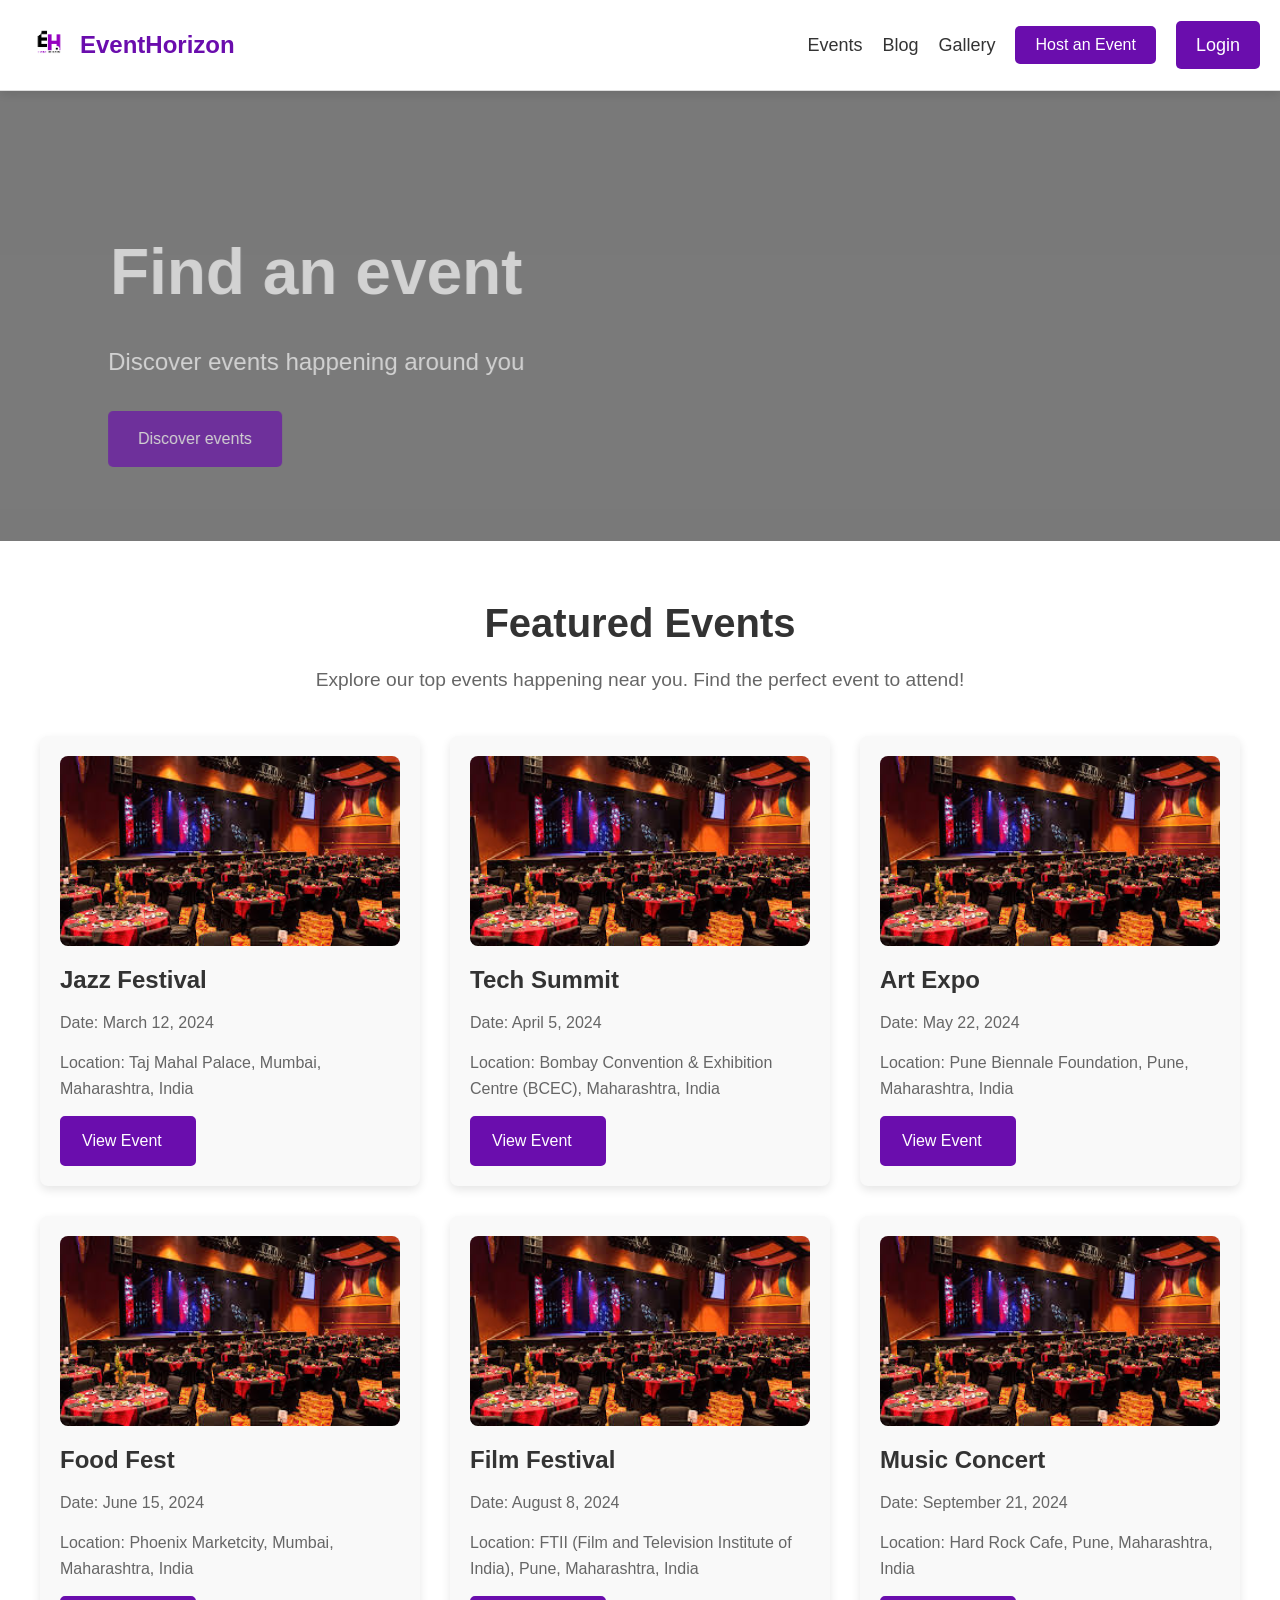
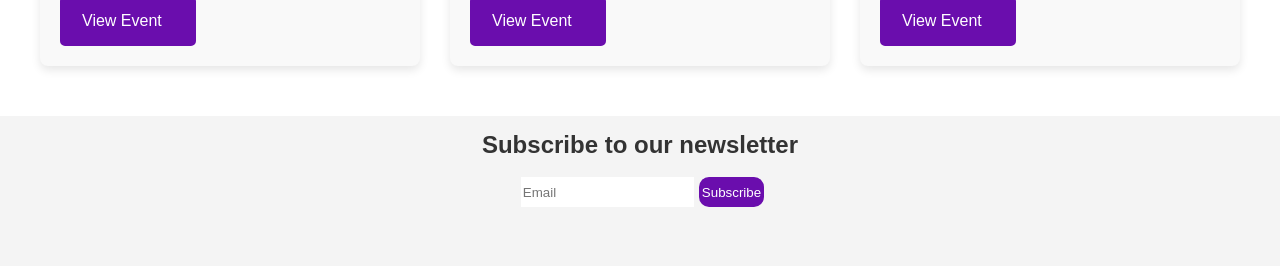
<file: index.html>
<!DOCTYPE html>
<html lang="en">
<head>
  <meta charset="UTF-8">
  <meta name="viewport" content="width=device-width, initial-scale=1.0">
  <title>EventHorizon</title>
  <link rel="stylesheet" href="style.css">
</head>
<body>
  <div class="main">
    <div class="nav">
      <div class="nav1">
        <div class="logo">
          <img src="logo.png" alt="Logo">
          <a href="index.html" style="text-decoration: none;"><h1>EventHorizon</h1></a>
        </div>
      </div>
      <div class="hamburger" id="hamburger">
        &#9776;
      </div>
      <div class="nav2" id="sideNav">
        <a href="eventwala.html">Events</a>
        <a href="blog.html">Blog</a>
        <a href="Gallery.html">Gallery</a>
        <button>Host an Event</button>
        <div  id="button"><a href="login.html" style="color: white;">Login</a></div>
      </div>
    </div>
    </div>

    <div class="hero-section">
      <div class="hero-content">
          <h1>Find an event</h1>
          <p>Discover events happening around you</p>
          <a href="#" class="btn-discover">Discover events</a>
      </div>
    </div>

    <!-- Your existing Featured Events section -->
    <section class="featured-events">
      <h2>Featured Events</h2>
      <p>Explore our top events happening near you. Find the perfect event to attend!</p>
      <div class="events-grid">
          <div class="event-card">
              <img src="one.jpeg" alt="Jazz Festival">
              <h3>Jazz Festival</h3>
              <p>Date: March 12, 2024</p>
              <p>Location:  Taj Mahal Palace, Mumbai, Maharashtra, India</p>
              <a href="jazz.html" class="btn-event"><span>View Event</span></a>
          </div>
          <div class="event-card">
              <img src="one.jpeg" alt="Tech Summit">
              <h3>Tech Summit</h3>
              <p>Date: April 5, 2024</p>
              <p>Location:  Bombay Convention & Exhibition Centre (BCEC), Maharashtra, India</p>
              <a href="#" class="btn-event"><span>View Event</span></a>
          </div>
          <div class="event-card">
              <img src="one.jpeg" alt="Art Expo">
              <h3>Art Expo</h3>
              <p>Date: May 22, 2024</p>
              <p>Location: Pune Biennale Foundation, Pune, Maharashtra, India</p>
              <a href="#" class="btn-event"><span>View Event</span></a>
          </div>
          <div class="event-card">
              <img src="one.jpeg" alt="Food Fest">
              <h3>Food Fest</h3>
              <p>Date: June 15, 2024</p>
              <p>Location:  Phoenix Marketcity, Mumbai, Maharashtra, India</p>
              <a href="#" class="btn-event"><span>View Event</span></a>
          </div>
          <!-- Additional Event Cards -->
          <div class="event-card">
              <img src="one.jpeg" alt="Film Festival">
              <h3>Film Festival</h3>
              <p>Date: August 8, 2024</p>
              <p>Location: FTII (Film and Television Institute of India), Pune, Maharashtra, India</p>
              <a href="#" class="btn-event"><span>View Event</span></a>
          </div>
          <div class="event-card">
              <img src="one.jpeg" alt="Music Concert">
              <h3>Music Concert</h3>
              <p>Date: September 21, 2024</p>
              <p>Location: Hard Rock Cafe, Pune, Maharashtra, India</p>
              <a href="#" class="btn-event"><span>View Event</span></a>
          </div>
      </div>
  </section>
  
  </div>


  <footer class="footer">
    <div class="container" style="height: 150px;">
        <div class="footer-content">
            <div class="subscribe-section" style="display:flex; flex-direction: column; align-items: center;">
                <h2 style="margin-top:10px">Subscribe to our newsletter</h2>
                <div class="subscribe-form" style="display: flex; justify-content: center;margin-top: 13px;">
                    <div class="inps" style="background-color: rgb(255, 255, 255); height: 30px; display: flex; margin: 0px 5px;"><input type="email"  style="margin: 2px; border: none; outline: none;" placeholder="Email"></div>
                    <button type="button" style="border-radius: 10px; border: none;background-color: #6a0dad; color: white; padding: 3px;">Subscribe</button>
                </div>
            </div>

           

            
            </div>
        </div>
    </div>
</footer>
  <script>
    // JavaScript to toggle the sidenav
    const hamburger = document.getElementById('hamburger');
    const sideNav = document.getElementById('sideNav');

    hamburger.addEventListener('click', () => {
      sideNav.classList.toggle('open');
    });
  </script>
  <script src="https://cdnjs.cloudflare.com/ajax/libs/gsap/3.12.5/gsap.min.js" integrity="sha512-7eHRwcbYkK4d9g/6tD/mhkf++eoTHwpNM9woBxtPUBWm67zeAfFC+HrdoE2GanKeocly/VxeLvIqwvCdk7qScg==" crossorigin="anonymous" referrerpolicy="no-referrer"></script>
  <script src="app.js">
    
  </script>
</body>
</html>
</file>
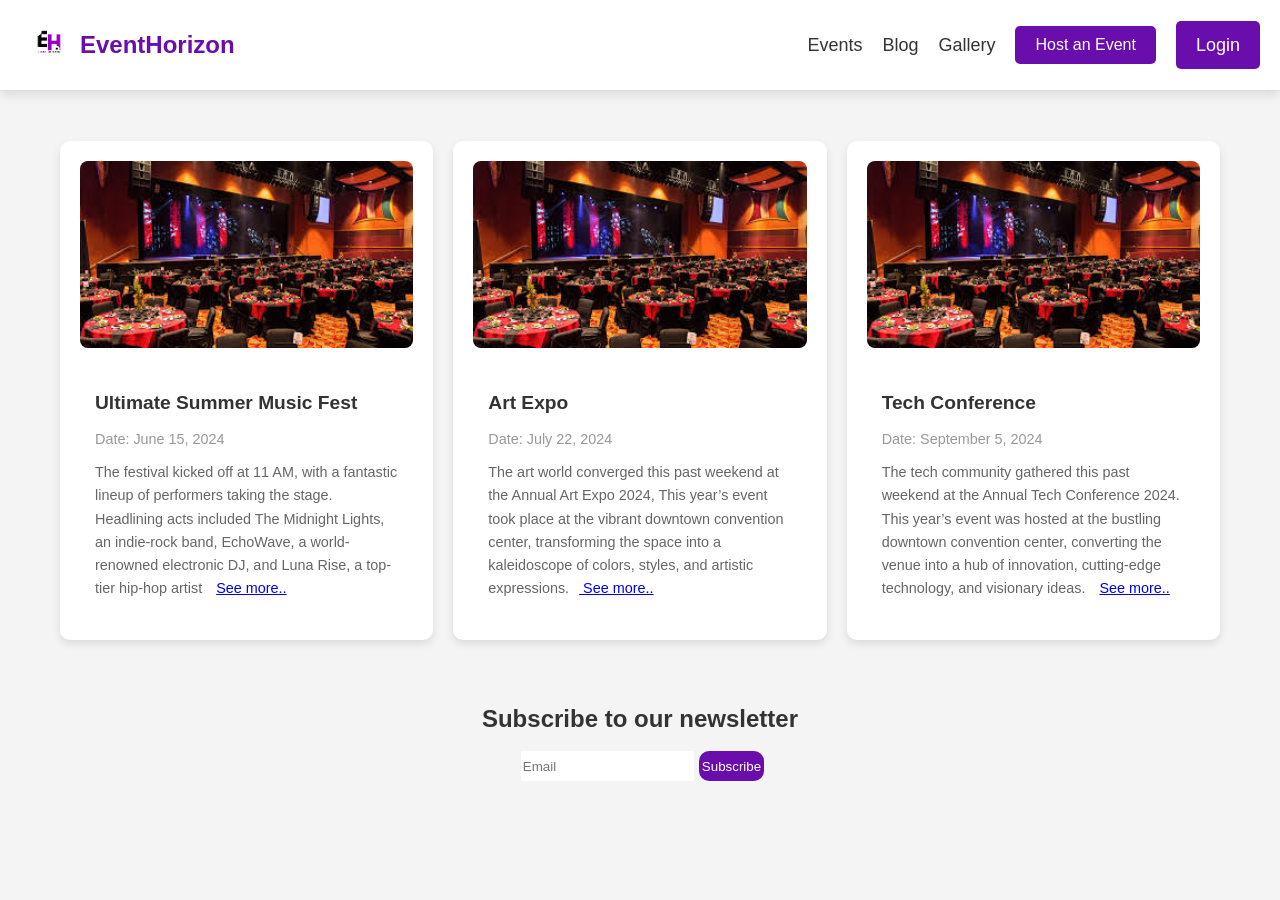
<file: blog.html>
<!DOCTYPE html>
<html lang="en">
<head>
  <meta charset="UTF-8">
  <meta name="viewport" content="width=device-width, initial-scale=1.0">
  <title>Document</title>
  <link rel="stylesheet" href="blog.css">
  <link rel="stylesheet" href="style.css">
</head>
<body>
  <header>
    <div class="main">
        <div class="nav">
          <div class="nav1">
            <div class="logo">
              <img src="logo.png" alt="Logo">
              <a href="index.html" style="text-decoration: none;"><h1>EventHorizon</h1></a>
            </div>
          </div>
          <div class="hamburger" id="hamburger">
            &#9776;
          </div>
          <div class="nav2" id="sideNav">
            <a href="eventwala.html">Events</a>
            <a href="blog.html">Blog</a>
            <a href="Gallery.html">Gallery</a>
            <button>Host an Event</button>
            <div  id="button"><a href="login.html" style="color: white;">Login</a></div>
          </div>
        </div>
        </div>
  </header>
  
  
  
  <section class="event-gallery">
    <!-- <h2>Event Gallery</h2> -->
    <div class="event-grid">
        <div class="event-card">
            <img src="one.jpeg" alt="Event Image">
            <div class="card-content">
                <h3>Ultimate Summer Music Fest</h3>
                <p class="date">Date: June 15, 2024</p>
                <p class="description">The festival kicked off at 11 AM, with a fantastic lineup of performers taking the stage. Headlining acts included The Midnight Lights, an indie-rock band, EchoWave, a world-renowned electronic DJ, and Luna Rise, a top-tier hip-hop artist   <a href="musicfest.html" style="margin-left: 10px;">  See more.. </a></p>
            </div>
        </div>
        <div class="event-card">
            <img src="one.jpeg" alt="Event Image">
            <div class="card-content">
                <h3>Art Expo</h3>
                <p class="date">Date: July 22, 2024</p>
                <p class="description">The art world converged this past weekend at the Annual Art Expo 2024, This year’s event took place at the vibrant downtown convention center, transforming the space into a kaleidoscope of colors, styles, and artistic expressions.<a href="#" style="margin-left: 10px;">  See more.. </a> </p>
            </div>
        </div>
        <div class="event-card">
            <img src="one.jpeg" alt="Event Image">
            <div class="card-content">
                <h3>Tech Conference</h3>
                <p class="date">Date: September 5, 2024</p>
                <p class="description">The tech community gathered this past weekend at the Annual Tech Conference 2024. This year’s event was hosted at the bustling downtown convention center, converting the venue into a hub of innovation, cutting-edge technology, and visionary ideas. <a href="#" style="margin-left: 10px;">  See more.. </a></p>
            </div>
        </div>
    </div>
  </section>
  <footer class="footer">
    <div class="container" style="height: 150px;">
        <div class="footer-content">
            <div class="subscribe-section" style="display:flex; flex-direction: column; align-items: center;">
                <h2 style="margin-top:10px">Subscribe to our newsletter</h2>
                <div class="subscribe-form" style="display: flex; justify-content: center;margin-top: 13px;">
                    <div class="inps" style="background-color: rgb(255, 255, 255); height: 30px; display: flex; margin: 0px 5px;"><input type="email"  style="margin: 2px; border: none; outline: none;" placeholder="Email"></div>
                    <button type="button" style="border-radius: 10px; border: none;background-color: #6a0dad; color: white; padding: 3px;">Subscribe</button>
                </div>
            </div>

            

            <!-- <div class="footer-bottom">
                <div class="language-select">
                    <select>
                        <option value="en">English</option>
                        <option value="es">Español</option>
                        Add other languages here
                    </select>
                </div>

                <p>&copy; 2024 Brand, Inc. - <a href="#">Privacy</a> • <a href="#">Terms</a> • <a href="#">Sitemap</a></p> -->

                <!-- <div class="social-icons">
                    <a href="#"><img src="twitter-icon.png" alt="Twitter"></a>
                    <a href="#"><img src="facebook-icon.png" alt="Facebook"></a>
                    <a href="#"><img src="linkedin-icon.png" alt="LinkedIn"></a>
                    <a href="#"><img src="youtube-icon.png" alt="YouTube"></a>
                </div> -->
            </div>
        </div>
    </div>
</footer>
</script>
<script src="https://cdnjs.cloudflare.com/ajax/libs/gsap/3.12.5/gsap.min.js" integrity="sha512-7eHRwcbYkK4d9g/6tD/mhkf++eoTHwpNM9woBxtPUBWm67zeAfFC+HrdoE2GanKeocly/VxeLvIqwvCdk7qScg==" crossorigin="anonymous" referrerpolicy="no-referrer"></script>
<script src="app.js"></script>
</body>
</html>
</file>
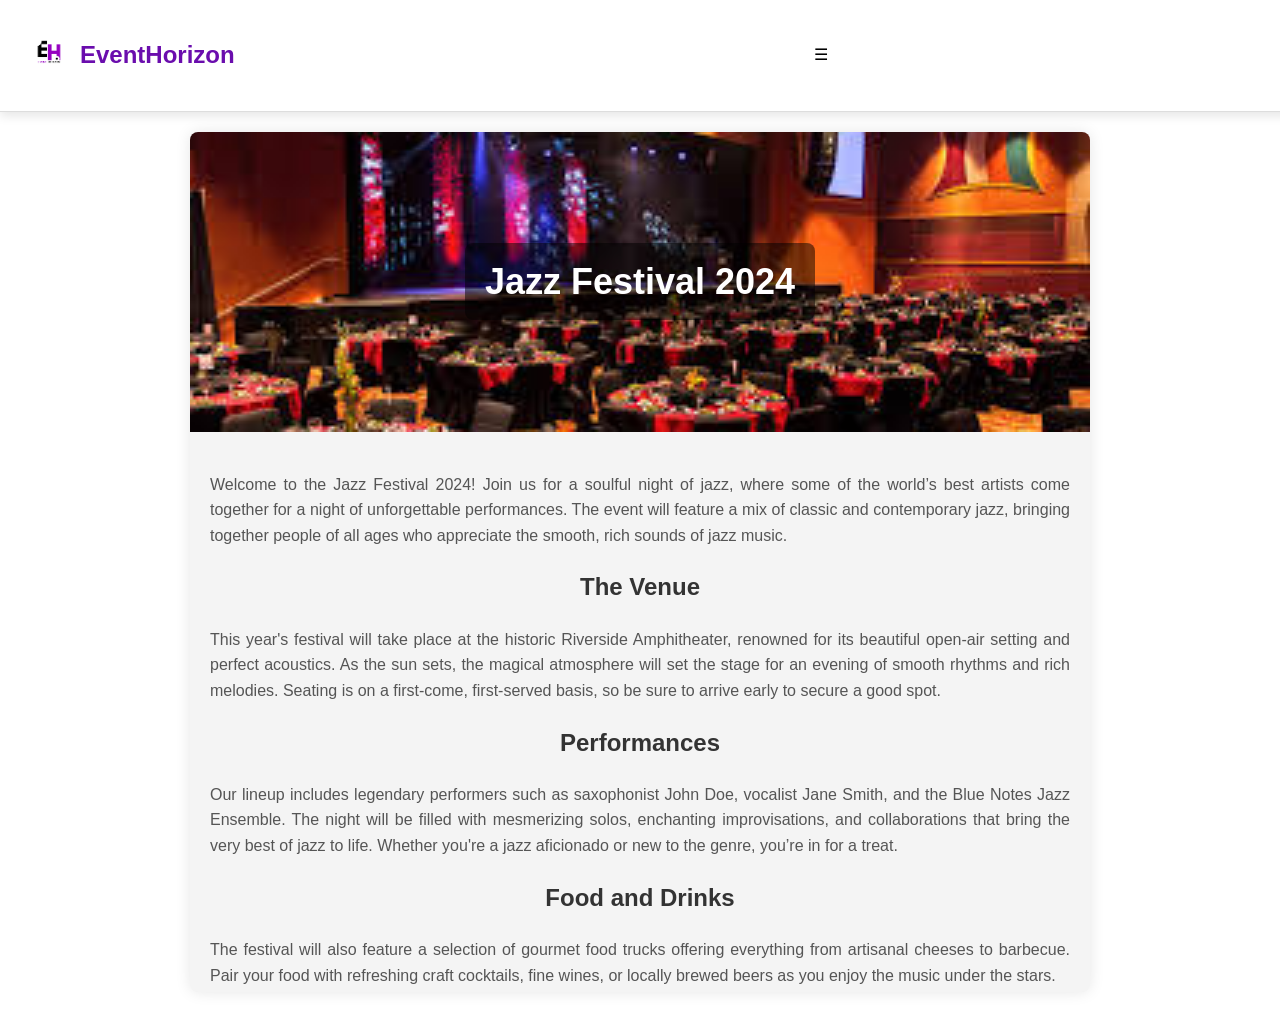
<file: jazz.html>
<!DOCTYPE html>
<html lang="en">
<head>
    <meta charset="UTF-8">
    <meta name="viewport" content="width=device-width, initial-scale=1.0">
    <title>Jazz Festival 2024</title>
    <style>
        body {
            margin: 0;
            padding: 0;
            font-family: Arial, sans-serif;
            line-height: 1.6;
            /* display: flex;
            justify-content: center; */
        }

        /* Fixed width container */
        .container {
            width: 900px;
            margin: 20px auto;
            box-shadow: 0 0 15px rgba(0, 0, 0, 0.1);
            border-radius: 8px;
            overflow: hidden;
            background-color: #f4f4f4;
        }

        /* Full-width hero section */
        .hero {
            width: 100%;
            height: 300px;
            background-image: url('one.jpeg'); /* Replace with your jazz event image path */
            background-size: cover;
            background-position: center;
            position: relative;
            display: flex;
            justify-content: center;
            align-items: center;
        }

        /* Title in hero section */
        .hero h1 {
            color: white;
            font-size: 36px;
            background: rgba(0, 0, 0, 0.5);
            padding: 10px 20px;
            border-radius: 8px;
            position: absolute;
        }

        /* Content section */
        .content {
            padding: 20px;
            text-align: center;
        }

        /* Section title styling */
        .content h2 {
            margin-top: 20px;
            color: #333;
        }

        /* Paragraph styling */
        .content p {
            margin: 20px 0;
            color: #555;
            text-align: justify;
        }

        /* Button styling */
        .book-ticket {
            display: inline-block;
            padding: 10px 20px;
            background-color: #333;
            color: white;
            text-decoration: none;
            border-radius: 5px;
            margin-top: 20px;
            cursor: pointer;
        }

        /* Footer */
        .footer {
            padding: 10px;
            background-color: #333;
            color: white;
            text-align: center;
        }
        .nav {
  display: flex;
  justify-content: space-between;
  align-items: center;
  background-color: #fff;
  padding: 20px;
  border-bottom: 1px solid #ddd;
  box-shadow: 0px 4px 10px rgba(0, 0, 0, 0.1);
  position: relative;
  width:115rem;
  
}
.logo {
  display: flex;
  align-items: center;
  gap: 10px;
}

.logo img {
  height: 50px;
}

.logo h1 {
  font-size: 24px;
  font-weight: bold;
  color: #6a0dad;
}

/* Navigation Links and Buttons */
.nav2 {
  display: flex;
  align-items: center;
  gap: 20px;
}

.nav2 a {
  text-decoration: none;
  color: #333;
  font-size: 18px;
  transition: color 0.3s ease-in-out;
}

.nav2 a:hover {
  color: #6a0dad;
}

.nav2 button,#button {
  background-color: #6a0dad;
  color: white;
  border: none;
  padding: 10px 20px;
  cursor: pointer;
  border-radius: 5px;
  font-size: 16px;
  transition: background-color 0.3s ease-in-out;
  /* position: relative; */
}

.nav2 button:hover #button:hover {
  background-color: #550da2;
}
.whole{
    display: flex;
    flex-direction: column;
    align-items: center;
    justify-content: center;
    height: 100vh;
}
    </style>
</head>
<body>
  <div class="main">
    <div class="nav">
      <div class="nav1">
        <div class="logo">
          <img src="logo.png" alt="Logo">
          <a href="index.html" style="text-decoration: none;"><h1>EventHorizon</h1></a>
        </div>
      </div>
      <div class="hamburger" id="hamburger">
        &#9776;
      </div>
      <div class="nav2" id="sideNav">
        <a href="eventwala.html">Events</a>
        <a href="blog.html">Blog</a>
        <a href="Gallery.html">Gallery</a>
        <button>Host an Event</button>
        <div  id="button"><a href="login.html" style="color: white;">Login</a></div>
      </div>
    </div>
    </div>
<div class="whole">
    
    <!-- Main container with fixed width -->
    <div class="container">
        
        <!-- Hero Section with Event Title -->
        <div class="hero">
            <h1>Jazz Festival 2024</h1>
        </div>

        <!-- Content Section -->
        <div class="content">
            <p>Welcome to the Jazz Festival 2024! Join us for a soulful night of jazz, where some of the world’s best artists come together for a night of unforgettable performances. The event will feature a mix of classic and contemporary jazz, bringing together people of all ages who appreciate the smooth, rich sounds of jazz music.</p>

            <h2>The Venue</h2>
            <p>This year's festival will take place at the historic Riverside Amphitheater, renowned for its beautiful open-air setting and perfect acoustics. As the sun sets, the magical atmosphere will set the stage for an evening of smooth rhythms and rich melodies. Seating is on a first-come, first-served basis, so be sure to arrive early to secure a good spot.</p>

            <h2>Performances</h2>
            <p>Our lineup includes legendary performers such as saxophonist John Doe, vocalist Jane Smith, and the Blue Notes Jazz Ensemble. The night will be filled with mesmerizing solos, enchanting improvisations, and collaborations that bring the very best of jazz to life. Whether you're a jazz aficionado or new to the genre, you’re in for a treat.</p>

            <h2>Food and Drinks</h2>
            <p>The festival will also feature a selection of gourmet food trucks offering everything from artisanal cheeses to barbecue. Pair your food with refreshing craft cocktails, fine wines, or locally brewed beers as you enjoy the music under the stars.</p>

            <h2>Book Your Tickets</h2>
            <p>Tickets are selling fast, so make sure you reserve your spot today. Click the button below to book your ticket and be part of this incredible musical experience!</p>
            <a href="tickets.html" class="book-ticket">Book Now</a>
        </div>

        <!-- Footer Section -->
        <div class="footer">
            <p>Jazz Festival 2024 - © All Rights Reserved</p>
        </div>
    </div>
</div>

</body>
</html>
</file>
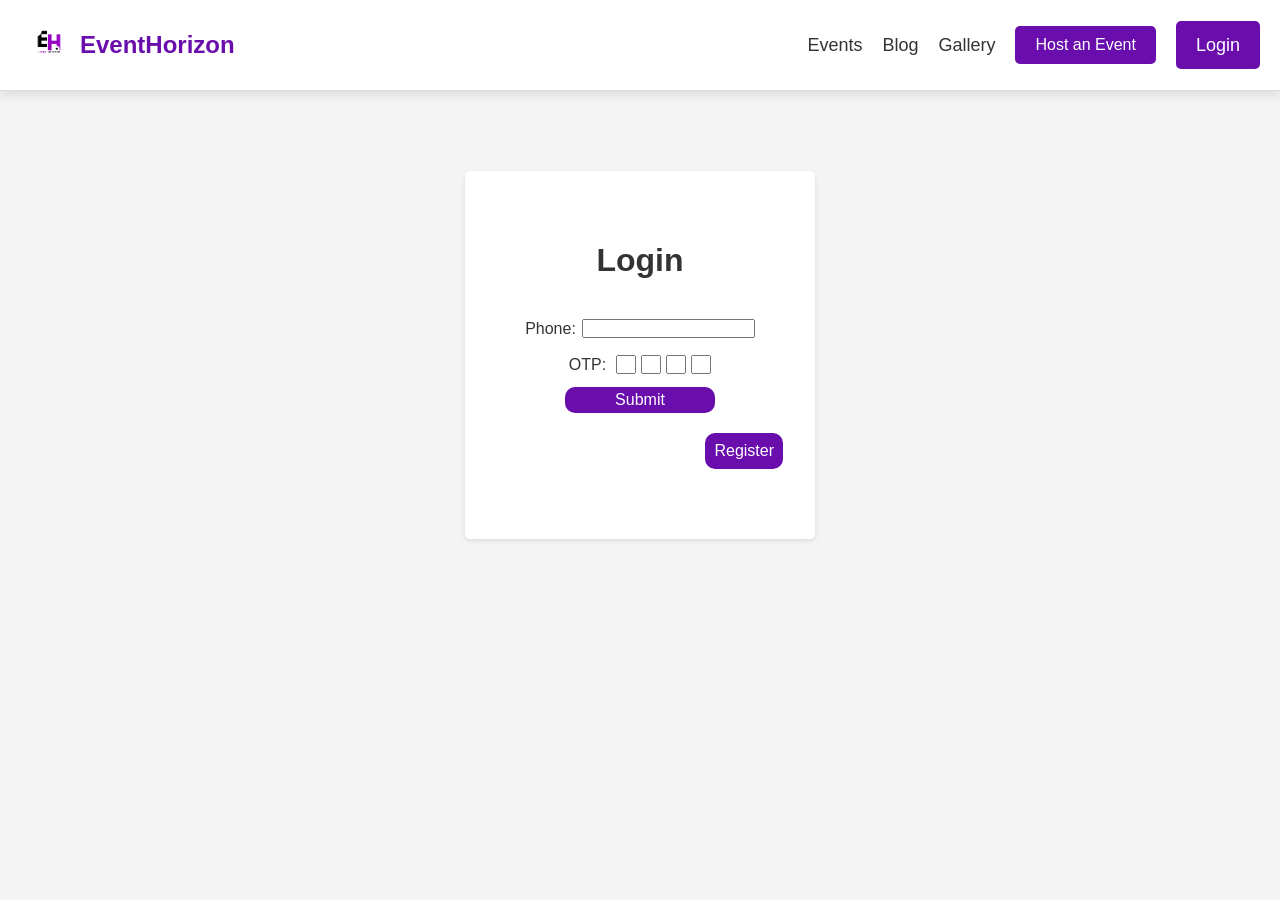
<file: login.html>
<!DOCTYPE html>
<html lang="en">
<head>
    <meta charset="UTF-8">
    <meta name="viewport" content="width=device-width, initial-scale=1.0">
    <title>Login</title>
    <link rel="stylesheet" href="style.css">
</head>
<body>
    <div class="main">
    <div class="nav">
      <div class="nav1">
        <div class="logo">
          <img src="logo.png" alt="Logo">
          <a href="index.html" style="text-decoration: none;"><h1>EventHorizon</h1></a>
        </div>
      </div>
      <div class="hamburger" id="hamburger">
        &#9776;
      </div>
      <div class="nav2" id="sideNav">
        <a href="eventwala.html">Events</a>
        <a href="blog.html">Blog</a>
        <a href="Gallery.html">Gallery</a>
        <button>Host an Event</button>
        <div  id="button"><a href="login.html" style="color: white;">Login</a></div>
      </div>
    </div>
    </div>
        
        

        <div style="display: flex; justify-content: center; align-items: center;">
            <form action="" style="background-color: rgb(255, 255, 255);box-shadow: 0 2px 5px rgba(0, 0, 0, 0.1) ; width: 350px; height: 23rem;margin-top: 5rem;padding:2rem;border-radius:0.3rem; ">
                <center><h2 style="margin-top: 2rem; font-size: 2rem;">Login</h2></center>
                <div style="display: flex; flex-direction: column; justify-content: center; align-items: center; margin-top: 30px;">
                    <div style="display: flex; align-items: center;gap: 6px;">
                        <label for="phone">Phone:</label>
                        <input type="text" id="phone" name="phone">
                    </div>
                    <div style="display: flex; align-items: center;margin-top: 10px; gap: 10px;">
                        <label for="otp">OTP:</label>
                        <div style="display: flex; gap: 5px;">
                            <input type="text" style="width: 20px;" maxlength="1">
                            <input type="text" style="width: 20px;" maxlength="1">
                            <input type="text" style="width: 20px;" maxlength="1">
                            <input type="text" style="width: 20px;" maxlength="1">
                        </div>
                    </div>
                    <div style="background-color: #6a0dad; width: 150px; display: flex; justify-content: center; margin-top: 10px;border-radius: 10px;">
                        <a href="index.html" style="color: white; text-decoration: none;">Submit</a>
                    </div>
                    <!-- <div style="display: flex; justify-content:end ;" >
                        <a style="text-decoration: none;margin-top: 15px;" href="">Register</a>
                    </div> -->
                    <div style="display: flex; justify-content: flex-end; width: 100%; margin-top: 15px;">
                        <a style="text-decoration: none; padding: 5px 9px;margin-top: 5px; border-radius: 10px; background-color: #6a0dad; color: white;" href="register.html">Register</a>
                    </div>
                </div>
            </form>
        </div>
        

      
            
           
        </div>

</body>
</html>
</file>
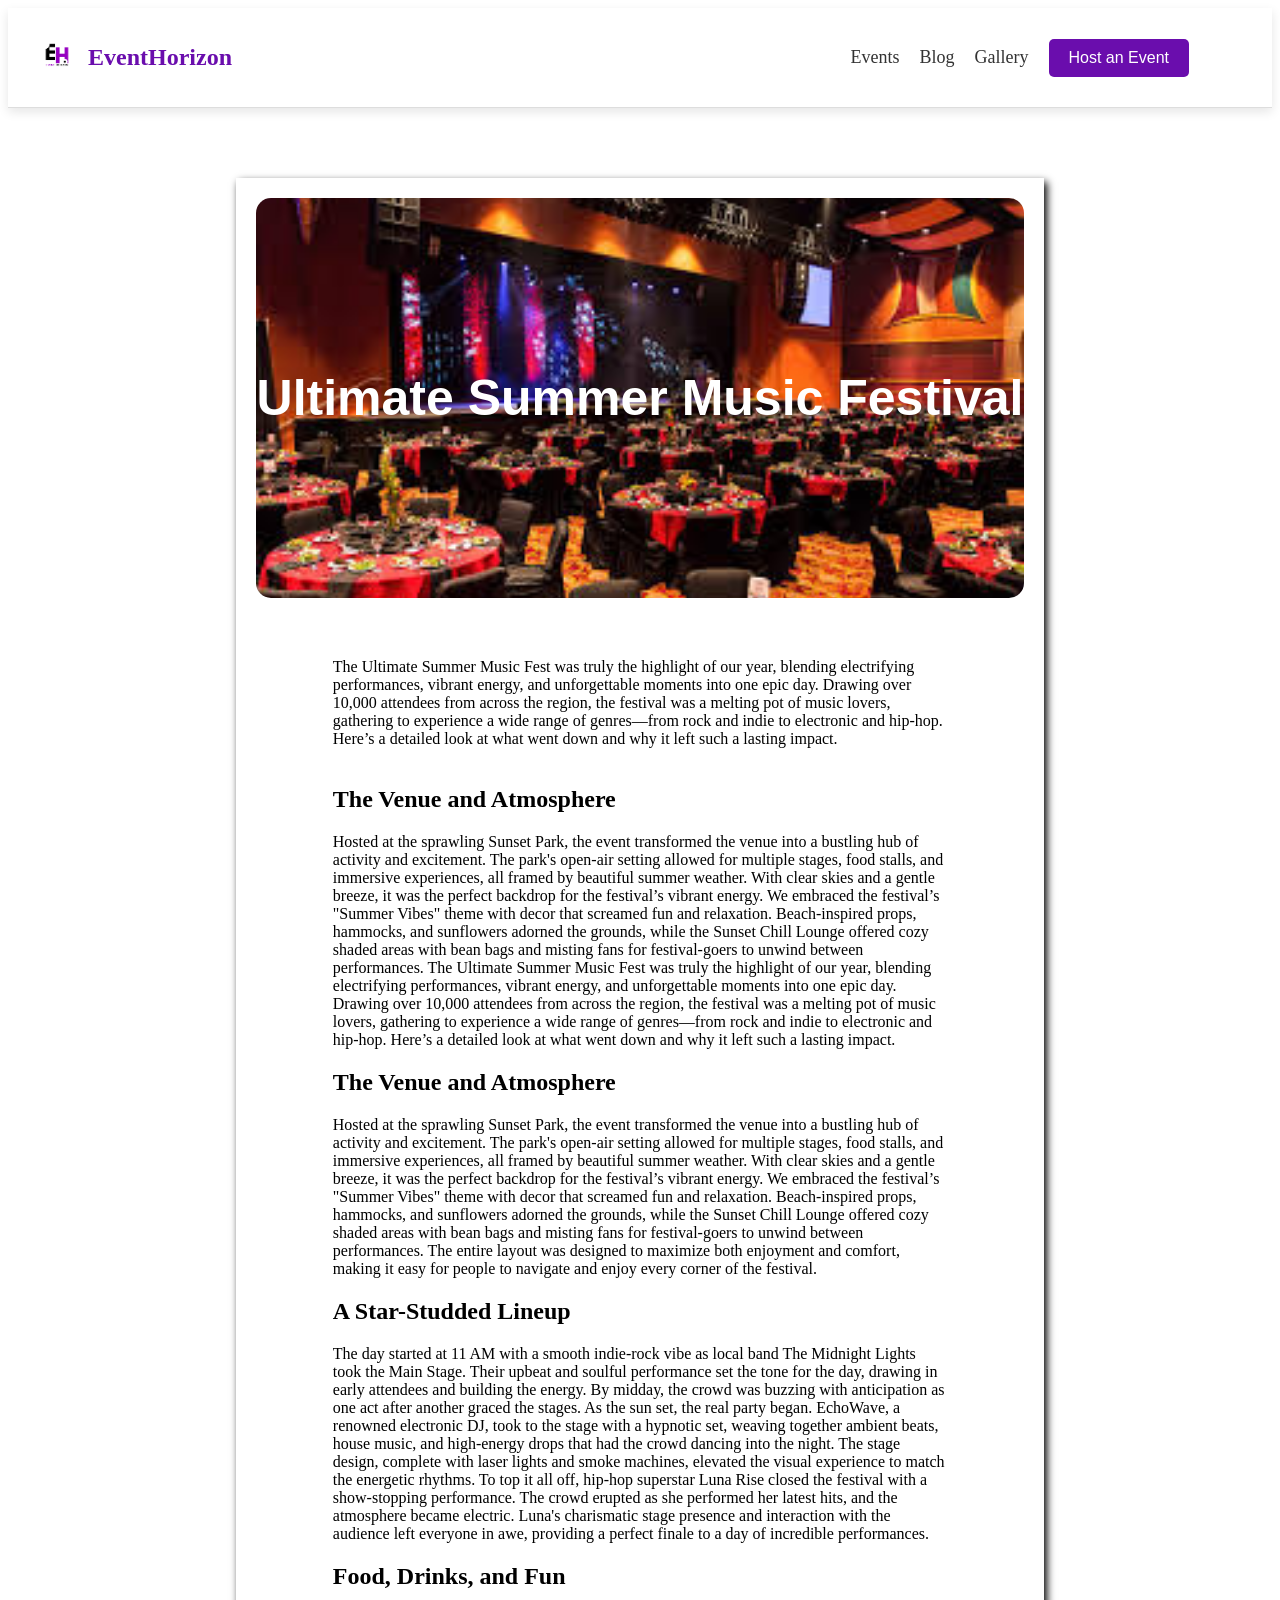
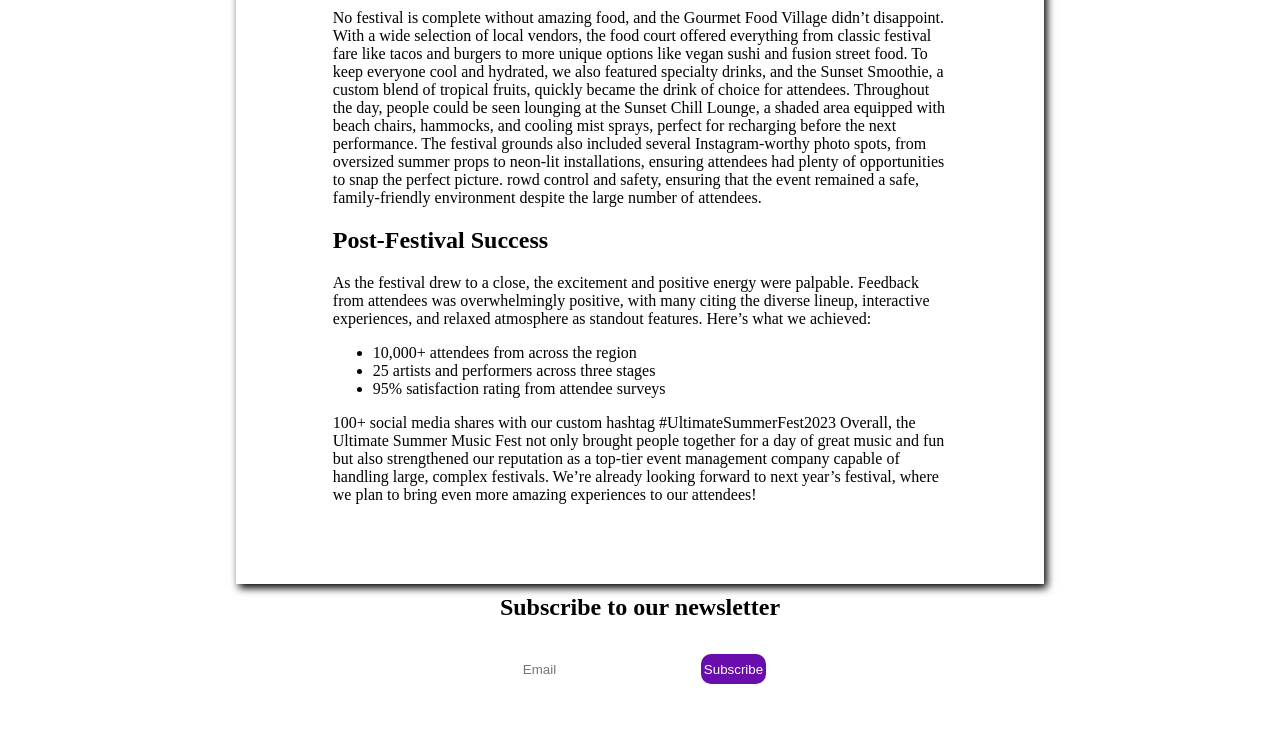
<file: musicfest.html>
<!DOCTYPE html>
<html lang="en">
<head>
  <meta charset="UTF-8">
  <meta name="viewport" content="width=device-width, initial-scale=1.0">
  <title>Document</title>
  <style>
    .nav {
  display: flex;
  justify-content: space-between;
  align-items: center;
  background-color: #ffffff;
  padding: 20px;
  border-bottom: 1px solid #ddd;
  box-shadow: 0px 4px 10px rgba(0, 0, 0, 0.1);
  position: relative;
}

/* Logo Section */
.logo {
  display: flex;
  align-items: center;
  gap: 10px;
}

.logo img {
  height: 50px; /* Adjust according to your logo size */
}

.logo h1 {
  font-size: 24px;
  font-weight: bold;
  color: #6a0dad;
}

/* Navigation Links and Buttons */
.nav2 {
  display: flex;
  align-items: center;
  gap: 20px;
}

.nav2 a {
  text-decoration: none;
  color: #333;
  font-size: 18px;
  transition: color 0.3s ease-in-out;
}

.nav2 a:hover {
  color: #6a0dad;
}

.nav2 button {
  background-color: #6a0dad;
  color: white;
  border: none;
  padding: 10px 20px;
  cursor: pointer;
  border-radius: 5px;
  font-size: 16px;
  transition: background-color 0.3s ease-in-out;
}

.nav2 button:hover {
  background-color: #550da2;
}

.hamburger {
  display: none;
  font-size: 30px;
  cursor: pointer;
  color: #6a0dad;
}
.image{
  margin-top: 50px;
  width: 100%;
  /* margin-left: 15%; */
  height: 400px;
  background-image: url('one.jpeg');
  background-size: cover;
  background-position: center;
  display: flex;
  justify-content: center;
  align-items: center;
  color: white;
  margin: auto;
  border-radius: 15px;
}
.content {
  width: 80%;
  /* margin-left: 15%; */
  margin-top:50px;
  margin: auto;
  padding: 60px;
  
}
.black{
  /* border:2px solid grey; */
  box-shadow: 3px 4px 8px black;
  width:60vw;
  margin: auto;
  padding: 20px;
  margin-top: 70px;
}
  </style>
</head>
<body>
  <div class="main">
    <div class="nav">
      <div class="nav1">
        <div class="logo">
          <img src="logo.png" alt="Logo">
          <a href="index.html" style="text-decoration: none;"><h1>EventHorizon</h1></a>
        </div>
      </div>
      <div class="hamburger" id="hamburger">
        &#9776;
      </div>
      <div class="nav2" id="sideNav">
        <a href="eventwala.html">Events</a>
        <a href="blog.html">Blog</a>
        <a href="Gallery.html">Gallery</a>
        <button>Host an Event</button>
        <div  id="button"><a href="login.html" style="color: white;">Login</a></div>
      </div>
    </div>
    </div>
  <div class="black">
    <div class="image" style="font-weight: bolder; font-size:50px ; font-family: sans-serif;">Ultimate Summer Music Festival</div>
    <div class="content">
      The Ultimate Summer Music Fest was truly the highlight of our year, blending electrifying performances, vibrant energy, and unforgettable moments into one epic day. Drawing over 10,000 attendees from across the region, the festival was a melting pot of music lovers, gathering to experience a wide range of genres—from rock and indie to electronic and hip-hop. Here’s a detailed look at what went down and why it left such a lasting impact.
   <br><br>
      <h2>The Venue and Atmosphere</h2>
      Hosted at the sprawling Sunset Park, the event transformed the venue into a bustling hub of activity and excitement. The park's open-air setting allowed for multiple stages, food stalls, and immersive experiences, all framed by beautiful summer weather. With clear skies and a gentle breeze, it was the perfect backdrop for the festival’s vibrant energy.
      
      We embraced the festival’s "Summer Vibes" theme with decor that screamed fun and relaxation. Beach-inspired props, hammocks, and sunflowers adorned the grounds, while the Sunset Chill Lounge offered cozy shaded areas with bean bags and misting fans for festival-goers to unwind between performances.

      The Ultimate Summer Music Fest was truly the highlight of our year, blending electrifying performances, vibrant energy, and unforgettable moments into one epic day. Drawing over 10,000 attendees from across the region, the festival was a melting pot of music lovers, gathering to experience a wide range of genres—from rock and indie to electronic and hip-hop. Here’s a detailed look at what went down and why it left such a lasting impact.

<h2>The Venue and Atmosphere</h2>
Hosted at the sprawling Sunset Park, the event transformed the venue into a bustling hub of activity and excitement. The park's open-air setting allowed for multiple stages, food stalls, and immersive experiences, all framed by beautiful summer weather. With clear skies and a gentle breeze, it was the perfect backdrop for the festival’s vibrant energy.

We embraced the festival’s "Summer Vibes" theme with decor that screamed fun and relaxation. Beach-inspired props, hammocks, and sunflowers adorned the grounds, while the Sunset Chill Lounge offered cozy shaded areas with bean bags and misting fans for festival-goers to unwind between performances. The entire layout was designed to maximize both enjoyment and comfort, making it easy for people to navigate and enjoy every corner of the festival.

<h2>A Star-Studded Lineup</h2>
The day started at 11 AM with a smooth indie-rock vibe as local band The Midnight Lights took the Main Stage. Their upbeat and soulful performance set the tone for the day, drawing in early attendees and building the energy. By midday, the crowd was buzzing with anticipation as one act after another graced the stages.

As the sun set, the real party began. EchoWave, a renowned electronic DJ, took to the stage with a hypnotic set, weaving together ambient beats, house music, and high-energy drops that had the crowd dancing into the night. The stage design, complete with laser lights and smoke machines, elevated the visual experience to match the energetic rhythms.

To top it all off, hip-hop superstar Luna Rise closed the festival with a show-stopping performance. The crowd erupted as she performed her latest hits, and the atmosphere became electric. Luna's charismatic stage presence and interaction with the audience left everyone in awe, providing a perfect finale to a day of incredible performances.



<h2>Food, Drinks, and Fun</h2>
No festival is complete without amazing food, and the Gourmet Food Village didn’t disappoint. With a wide selection of local vendors, the food court offered everything from classic festival fare like tacos and burgers to more unique options like vegan sushi and fusion street food. To keep everyone cool and hydrated, we also featured specialty drinks, and the Sunset Smoothie, a custom blend of tropical fruits, quickly became the drink of choice for attendees.

Throughout the day, people could be seen lounging at the Sunset Chill Lounge, a shaded area equipped with beach chairs, hammocks, and cooling mist sprays, perfect for recharging before the next performance. The festival grounds also included several Instagram-worthy photo spots, from oversized summer props to neon-lit installations, ensuring attendees had plenty of opportunities to snap the perfect picture.
rowd control and safety, ensuring that the event remained a safe, family-friendly environment despite the large number of attendees.

<h2>Post-Festival Success</h2>
As the festival drew to a close, the excitement and positive energy were palpable. Feedback from attendees was overwhelmingly positive, with many citing the diverse lineup, interactive experiences, and relaxed atmosphere as standout features. Here’s what we achieved:

<ul>
  <li>10,000+ attendees from across the region</li>
  <li>25 artists and performers across three stages</li>
  <li>95% satisfaction rating from attendee surveys</li>
</ul>
100+ social media shares with our custom hashtag #UltimateSummerFest2023
Overall, the Ultimate Summer Music Fest not only brought people together for a day of great music and fun but also strengthened our reputation as a top-tier event management company capable of handling large, complex festivals. We’re already looking forward to next year’s festival, where we plan to bring even more amazing experiences to our attendees!
    </div>
  </div>
  <footer class="footer">
    <div class="container" style="height: 150px;">
        <div class="footer-content">
            <div class="subscribe-section" style="display:flex; flex-direction: column; align-items: center;">
                <h2 style="margin-top:10px">Subscribe to our newsletter</h2>
                <div class="subscribe-form" style="display: flex; justify-content: center;margin-top: 13px;">
                    <div class="inps" style="background-color: rgb(255, 255, 255); height: 30px; display: flex; margin: 0px 5px;"><input type="email"  style="margin: 2px; border: none; outline: none;" placeholder="Email"></div>
                    <button type="button" style="border-radius: 10px; border: none;background-color: #6a0dad; color: white; padding: 3px;">Subscribe</button>
                </div>
            </div>

            

            <!-- <div class="footer-bottom">
                <div class="language-select">
                    <select>
                        <option value="en">English</option>
                        <option value="es">Español</option>
                        Add other languages here
                    </select>
                </div>

                <p>&copy; 2024 Brand, Inc. - <a href="#">Privacy</a> • <a href="#">Terms</a> • <a href="#">Sitemap</a></p> -->

                <!-- <div class="social-icons">
                    <a href="#"><img src="twitter-icon.png" alt="Twitter"></a>
                    <a href="#"><img src="facebook-icon.png" alt="Facebook"></a>
                    <a href="#"><img src="linkedin-icon.png" alt="LinkedIn"></a>
                    <a href="#"><img src="youtube-icon.png" alt="YouTube"></a>
                </div> -->
            </div>
        </div>
    </div>
</footer>
</script>
<script src="https://cdnjs.cloudflare.com/ajax/libs/gsap/3.12.5/gsap.min.js" integrity="sha512-7eHRwcbYkK4d9g/6tD/mhkf++eoTHwpNM9woBxtPUBWm67zeAfFC+HrdoE2GanKeocly/VxeLvIqwvCdk7qScg==" crossorigin="anonymous" referrerpolicy="no-referrer"></script>
<script src="app.js"></script>
</body>
</html>
</file>
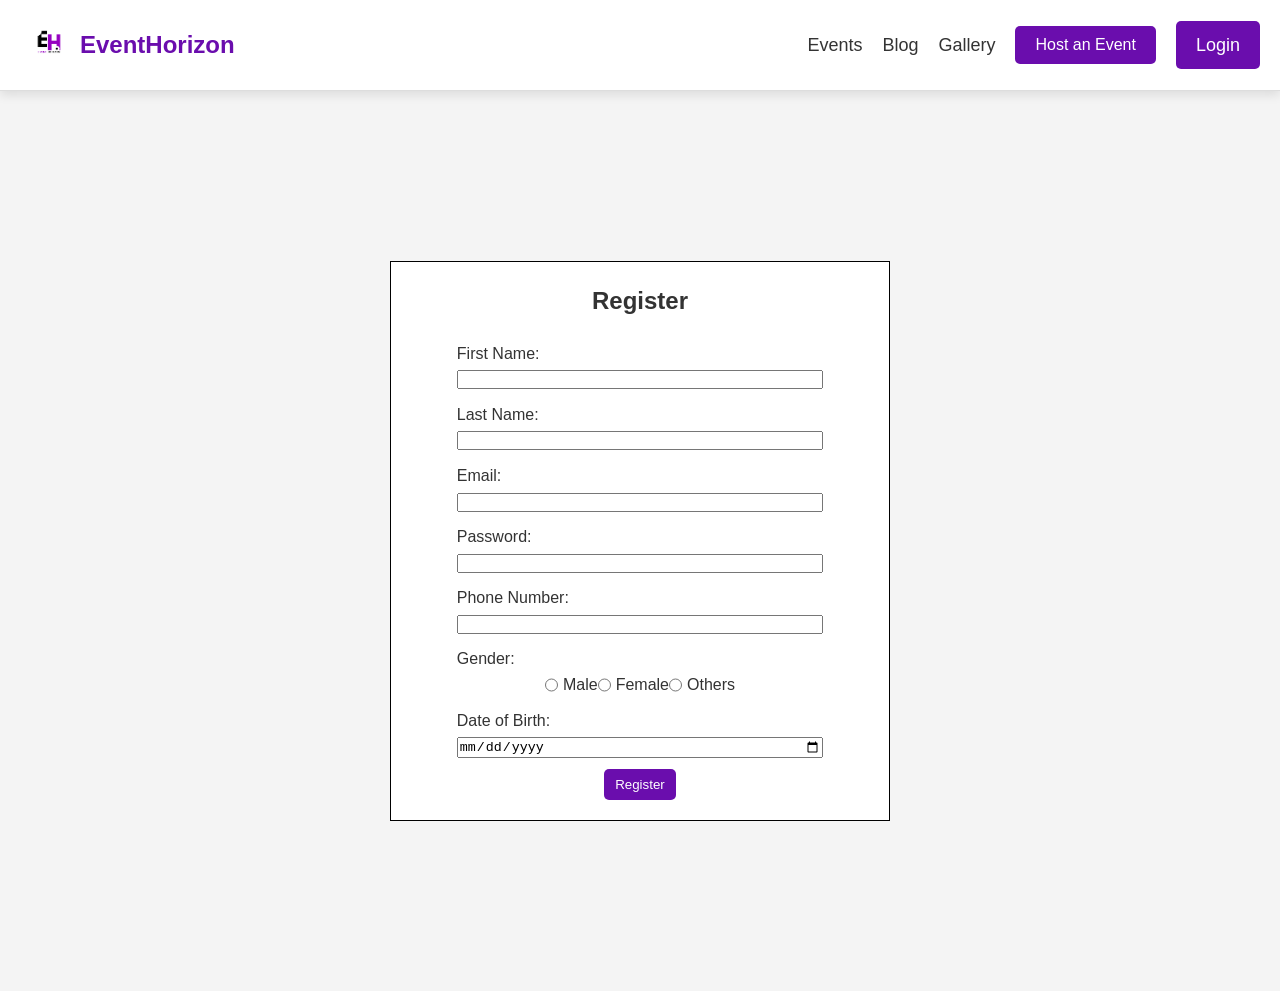
<file: register.html>
<!DOCTYPE html>
<html lang="en">
  <head>
    <meta charset="UTF-8" />
    <meta name="viewport" content="width=device-width, initial-scale=1.0" />
    <title>EventHorizon</title>
    <link rel="stylesheet" href="style.css" />
  </head>
  <body>
    <div class="main">
      <div class="nav">
        <div class="nav1">
          <div class="logo">
            <img src="logo.png" alt="Logo">
            <a href="index.html" style="text-decoration: none;"><h1>EventHorizon</h1></a>
          </div>
        </div>
        <div class="hamburger" id="hamburger">
          &#9776;
        </div>
        <div class="nav2" id="sideNav">
          <a href="eventwala.html">Events</a>
          <a href="blog.html">Blog</a>
          <a href="Gallery.html">Gallery</a>
          <button>Host an Event</button>
          <div  id="button"><a href="login.html" style="color: white;">Login</a></div>
        </div>
      </div>
      </div>

      <div
        style="
          display: flex;
          justify-content: center;
          align-items: center;
          height: 100vh;
        "
      >
        <div
          id="reg-form"
          style="
            border: 1px solid black;
            width: 500px;
            padding: 20px;
            background-color: white;
            display: flex;
            flex-direction: column;
            align-items: center;
          "
        >
          <form
            method="post"
            action="login.html"
            onsubmit="return Validation()"
            name="myform"
            style="
              display: flex;
              flex-direction: column;
              width: 100%;
              align-items: center;
            "
          >
            <div><h2 style="margin-bottom: 20px">Register</h2></div>
            <div style="width: 80%; margin-bottom: 10px">
              <label>First Name:</label>
              <input type="text" name="name" style="width: 100%" />
            </div>
            <div style="width: 80%; margin-bottom: 10px">
              <label>Last Name:</label>
              <input type="text" name="lname" style="width: 100%" />
            </div>
            <div style="width: 80%; margin-bottom: 10px">
              <label>Email:</label>
              <input type="email" name="email" style="width: 100%" />
            </div>
            <div style="width: 80%; margin-bottom: 10px">
              <label>Password:</label>
              <input type="password" name="pwd" style="width: 100%" />
            </div>
            <div style="width: 80%; margin-bottom: 10px">
              <label>Phone Number:</label>
              <input type="tel" name="mobile" style="width: 100%" />
            </div>
            <div style="width: 80%; margin-bottom: 10px">
              <label>Gender:</label>
              <div style="display: flex; justify-content: center">
                <input type="radio" name="gender" value="male" style="margin-right: 5px" />Male
                <input type="radio" name="gender" value="female" style="margin-right: 5px" />Female
                <input type="radio" name="gender" value="others" style="margin-right: 5px" />Others
              </div>
            </div>
            <div style="width: 80%; margin-bottom: 10px">
              <label>Date of Birth:</label>
              <input type="date" name="dob" style="width: 100%" />
            </div>
            <button type="submit" style="padding:0.5rem 0.7rem;border:none;border-radius: 5px;background-color:#6a0dad;color:#fff">Register</button>
          </form>
        </div>
      </div>
    </div>
    <script>
      function Validation() {
        var n = document.myform.name.value;
        var p = document.myform.pwd.value;
        var m = document.myform.mobile.value;

        if (n == null || n == "") {
          alert("Name field is empty");
          return false;
        } else if (p.length < 6) {
          alert("Length of password is less than 6 characters");
          return false;
        } else if (m != "123456789") {
          alert("Phone number is incorrect");
          return false;
        }
        return true;
      }
    </script>
  </body>
</html>
</file>
<file: style.css>
* {
  margin: 0;
  padding: 0;
  box-sizing: border-box;
}

body {
  font-family: 'Arial', sans-serif;
  background-color: #f4f4f4;
  color: #333;
  line-height: 1.6;
}


.main {
  width: 100%;
  /* padding: 20px; */
}

/* Navigation Bar */
.nav {
  display: flex;
  justify-content: space-between;
  align-items: center;
  background-color: #fff;
  padding: 20px;
  border-bottom: 1px solid #ddd;
  box-shadow: 0px 4px 10px rgba(0, 0, 0, 0.1);
  position: relative;
  
}

/* Logo */
.logo {
  display: flex;
  align-items: center;
  gap: 10px;
}

.logo img {
  height: 50px;
}

.logo h1 {
  font-size: 24px;
  font-weight: bold;
  color: #6a0dad;
}

/* Navigation Links and Buttons */
.nav2 {
  display: flex;
  align-items: center;
  gap: 20px;
}

.nav2 a {
  text-decoration: none;
  color: #333;
  font-size: 18px;
  transition: color 0.3s ease-in-out;
}

.nav2 a:hover {
  color: #6a0dad;
}

.nav2 button,#button {
  background-color: #6a0dad;
  color: white;
  border: none;
  padding: 10px 20px;
  cursor: pointer;
  border-radius: 5px;
  font-size: 16px;
  transition: background-color 0.3s ease-in-out;
  /* position: relative; */
}

.nav2 button:hover #button:hover {
  background-color: #550da2;
}

.button #button {
  position: relative;
}

.button span::after   {
  content: '>>';
  /* position: absolute; */
  opacity: 0;
  top: 0;
  right: -20px;
  transition: opacity 0.5s, right 0.5s;
}

.button:hover span::after {
  opacity: 1;
  right: 0;
}


/* Hamburger Icon */
.hamburger {
  display: none;
  font-size: 30px;
  cursor: pointer;
  color: #6a0dad;
}

/* Hero Section */
.hero-section {
  height: 50vh;
  background-image: url('https://cdn.pixabay.com/photo/2016/11/23/15/48/audience-1853662_1280.jpg');
  background-size: cover;
  background-position: center;
  display: flex;
  align-items: center;
  text-align: center;
  position: relative;
  color: white;
}

.hero-section::after {
  content: '';
  position: absolute;
  top: 0;
  left: 0;
  width: 100%;
  height: 100%;
  background-color: rgba(0, 0, 0, 0.5);
  /* z-index: 1; */
}

.hero-content {
  position: relative;
  z-index: 2;
  left: 10%;
}

.hero-content h1 {
  font-size: 4rem;
  font-weight: bold;
  margin-bottom: 20px;
}

.hero-content p {
  font-size: 1.5rem;
  margin-bottom: 30px;
}

.btn-discover {
  background-color: #6a0dad;
  color: white;
  padding: 15px 30px;
  font-size: 1rem;
  text-decoration: none;
  border-radius: 5px;
  transition: background-color 0.3s ease-in-out;
  position: absolute;
}

.btn-event {
  display: inline-block;
  width: 40%;
  color: white;
  border: 2px solid #6a0dad;
  background-color: #6a0dad;
  padding: 10px 20px;
  border-radius: 5px;
  text-decoration: none;
  font-size: 1rem;
  transition: background-color 0.3s ease-in-out, color 0.3s ease-in-out;
  cursor: pointer;
  position: relative;
}

.btn-event span {
  display: inline-block;
  position: relative;
  transition: 0.3s ease;
}

.btn-event span:after {
  content: '\00bb'; /* Adds the » symbol */
  position: absolute;
  opacity: 0;
  top: 0;
  right: -20px;
  transition: 0.3s ease
}

.btn-event:hover span {
  padding-right: 12px; /* Moves the text to the left */
  /* font-size: 0px; */
}

.btn-event:hover span:after {
  opacity: 1;
  right: 0; /* Moves the arrow into view */
}




/* .btn-event:hover {
  background-color: #6a0dad;
  color: white;
} */

.btn-discover:hover {
  background-color: #550da2;
}

/* Featured Events Section */
.featured-events {
  text-align: center;
  padding: 50px 20px;
  background-color: #fff;
}

.featured-events h2 {
  font-size: 2.5rem;
  font-weight: bold;
  color: #333;
  margin-bottom: 10px;
}

.featured-events p {
  font-size: 1.2rem;
  color: #666;
  margin-bottom: 40px;
}

/* Events Grid */
.events-grid {
  display: grid;
  grid-template-columns: repeat(auto-fit, minmax(300px, 1fr));
  gap: 30px;
  max-width: 1200px;
  margin: 0 auto;
}

/* Event Card */
.event-card {
  background-color: #f9f9f9;
  border-radius: 8px;
  padding: 20px;
  box-shadow: 0px 4px 10px rgba(0, 0, 0, 0.1);
  text-align: left;
  display: flex;
  flex-direction: column;
  justify-content: space-between;
  min-height: 450px;
}

.event-card img {
  width: 100%;
  border-radius: 8px;
  margin-bottom: 15px;
}

.event-card h3 {
  font-size: 1.5rem;
  font-weight: bold;
  color: #333;
  margin-bottom: 10px;
}

.event-card p {
  font-size: 1rem;
  color: #666;
  margin-bottom: 10px;
  flex-grow: 1;
}

.btn-discover {
  background-color: #6a0dad;
  color: white;
  padding: 15px 30px;
  font-size: 1rem;
  text-decoration: none;
  border-radius: 5px;
  transition: background-color 0.3s ease-in-out;
  position: absolute;
  left: 0%;
}

.btn-discover:hover {
  background-color: #550da2;
}

/* Media Queries */
@media (max-width: 768px) {
  .nav2 {
    position: fixed;
    height: 100%;
    width: 0;
    top: 0;
    right: 0;
    background-color: #6a0dad;
    overflow-x: hidden;
    transition: 0.5s;
    display: flex;
    flex-direction: column;
    align-items: center;
    padding-top: 60px;
    z-index: 10;
  }

  .nav2.open {
    width: 250px;
  }

  .nav2 a {
    color: white;
    font-size: 20px;
    padding: 10px 0;
  }

  .nav2 button {
    margin-top: 20px;
    width: 80%;
  }

  .hamburger {
    display: block;
  }

  .hero-content {
    left: 5%;
  }

  .hero-content h1 {
    font-size: 2.5rem;
  }

  .hero-content p {
    font-size: 1.2rem;
  }

  .btn-discover {
    padding: 10px 20px;
    font-size: 0.9rem;
  }

  .events-grid {
    grid-template-columns: 1fr;
  }
}

@media (max-width: 480px) {
  .hero-content {
    left: 0;
    text-align: center;
  }

  .hero-content h1 {
    font-size: 2rem;
  }

  .hero-content p {
    font-size: 1rem;
  }
}
.h1{
  text-align: center;
  line-height: 4rem;
}
</file>
<file: blog.css>
/* General Reset */
* {
  margin: 0;
  padding: 0;
  box-sizing: border-box;
}

body {
  font-family: 'Arial', sans-serif;
  background-color: #f8f8f8;
  color: #333;
}

/* Logo */
.logo {
  display: flex;
  align-items: center;
  gap: 10px;
}

.logo img {
  height: 50px;
}

.logo h1 {
  font-size: 24px;
  font-weight: bold;
  color: #6a0dad;
}

/* Navigation Links and Buttons */
.nav2 {
  display: flex;
  align-items: center;
  gap: 20px;
}

.nav2 a {
  text-decoration: none;
  color: #333;
  font-size: 18px;
  transition: color 0.3s ease-in-out;
}

.nav2 a:hover {
  color: #6a0dad;
}

.nav2 button {
  background-color: #6a0dad;
  color: white;
  border: none;
  padding: 10px 20px;
  cursor: pointer;
  border-radius: 5px;
  font-size: 16px;
  transition: background-color 0.3s ease-in-out;
  /* position: relative; */
}

.nav2 button:hover {
  background-color: #550da2;
}

/* Filter & Sort Section */
.filter-sort {
  text-align: center;
  padding: 40px 0;
  background-color: white;
  box-shadow: 0 2px 4px rgba(0, 0, 0, 0.05);
}

.filter-sort h2 {
  margin-bottom: 20px;
  font-size: 1.5rem;
  font-weight: bold;
}

.filter-sort .filters,
.filter-sort .sort {
  display: inline-block;
  margin: 10px 20px;
}

.filter-sort label {
  margin-left: 10px;
  font-weight: 500;
}

.filter-sort select {
  padding: 5px;
  border-radius: 5px;
  border: 1px solid #ddd;
}

/* Event Gallery */
.event-gallery {
  max-width: 1200px;
  margin: 50px auto;
  padding: 0 20px;
}

.event-gallery h2 {
  font-size: 1.8rem;
  margin-bottom: 20px;
  text-align: left;
}

.event-gallery .event-grid {
  display: grid;
  grid-template-columns: repeat(auto-fill, minmax(300px, 1fr));
  gap: 20px;
}

.event-gallery .event-card {
  background-color: white;
  border-radius: 10px;
  overflow: hidden;
  box-shadow: 0 4px 8px rgba(0, 0, 0, 0.1);
  transition: transform 0.2s ease;
}

.event-gallery .event-card:hover {
  transform: translateY(-5px);
}

.event-gallery .event-card img {
  width: 100%;
  height: auto;
  object-fit: cover;
}

.event-gallery .event-card .card-content {
  padding: 15px;
}

.event-gallery .event-card h3 {
  margin: 10px 0;
  font-size: 1.2rem;
}

.event-gallery .event-card p {
  font-size: 0.9rem;
  color: #555;
  margin: 5px 0;
}

.event-gallery .event-card .date {
  font-size: 0.9rem;
  color: #999;
  margin-bottom: 10px;
}

.event-gallery .event-card .description {
  color: #666;
} */

/* Footer (Optional) */
footer {
  text-align: center;
  padding: 30px;
  background-color: #f4f4f4;
  margin-top: 50px;
}
</file>
